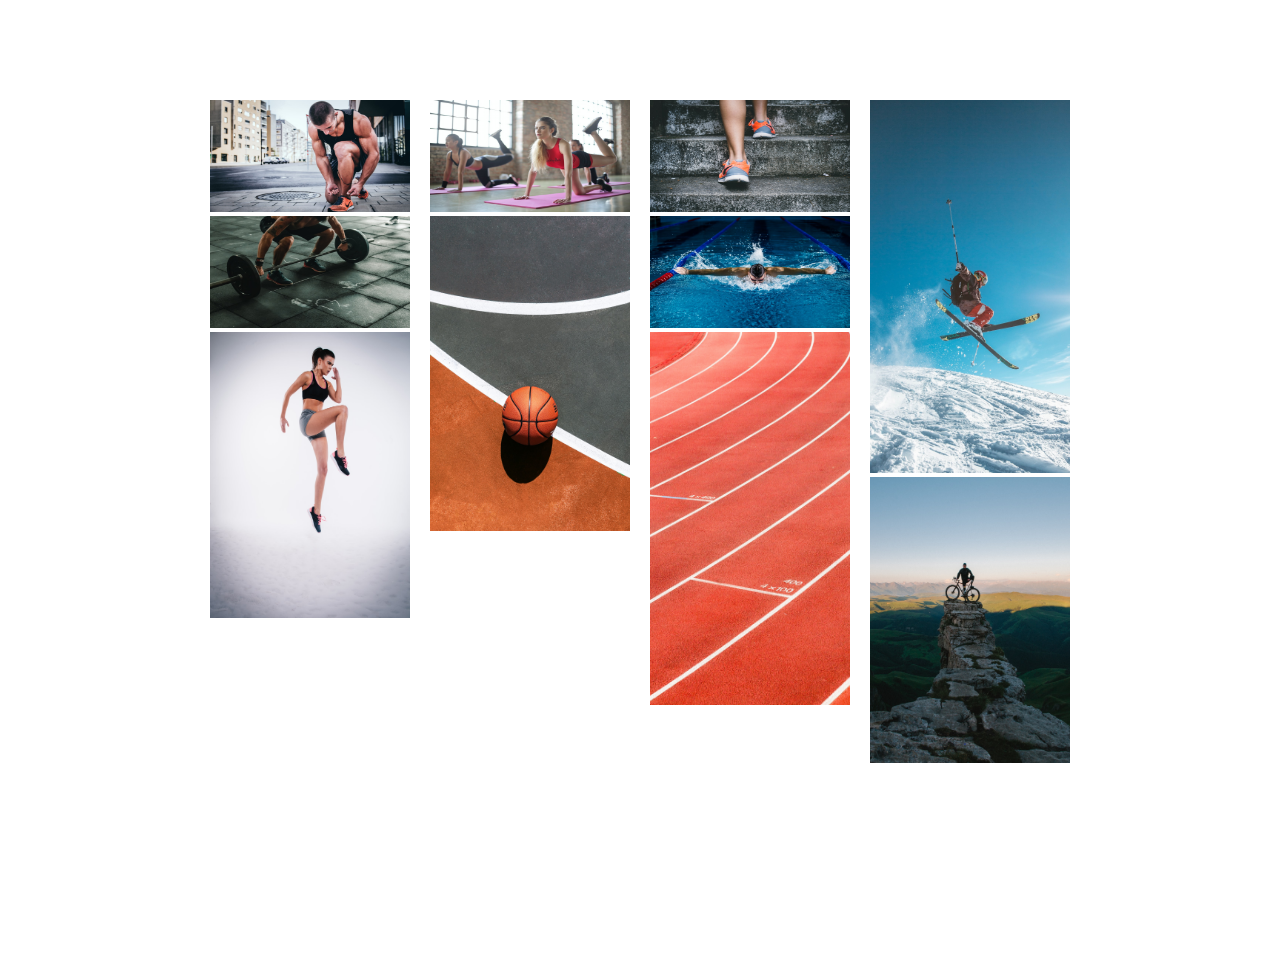
<file: ex01/src/index.html>
<!DOCTYPE html>
<html lang="en">

<head>
  <meta charset="UTF-8">
  <meta http-equiv="X-UA-Compatible" content="IE=edge">
  <meta name="viewport" content="width=device-width, initial-scale=1.0">
  <title>Gallery’s page;</title>
  <link rel="stylesheet" href="../styles/index.css">
</head>

<body>
  
  <div class="gallery__container">
    <div class="gallery">
      <div class="g__item g__item--1">
        <div class="black">
          <h1 class="modal-trigger" data-modal="modal__1">Marathon</h1>
        </div>
        <img src="../images/img1.jpg" class="g__image" alt="Image 1">
      </div>

      <div class="g__item g__item--2">
        <div class="black">
          <h1 class="modal-trigger" data-modal="modal__2">Gymnastics</h1>
        </div>
        <img src="../images/img2.jpg" class="g__image" alt="Image 2">
      </div>

      <div class="g__item g__item--3">
        <div class="black">
          <h1 class="modal-trigger" data-modal="modal__3">Climbing</h1>
        </div>
        <img src="../images/img3.jpg" class="g__image" alt="Image 3">
      </div>


      <div class="g__item g__item--4">
        <div class="black">
          <h1 class="modal-trigger" data-modal="modal__4">Skiing</h1>
        </div>
        <img src="../images/img4.jpg" class="g__image" alt="Image 4">
      </div>
      <div class="g__item g__item--5">
        <div class="black">
          <h1 class="modal-trigger" data-modal="modal__5">Weight Lifting</h1>
        </div>
        <img src="../images/img5.jpg" class="g__image" alt="Image 5">
      </div>
      <div class="g__item g__item--6">
        <div class="black">
          <h1 class="modal-trigger" data-modal="modal__6">Basketball</h1>
        </div>
        <img src="../images/img6.jpg" class="g__image" alt="Image 6">
      </div>
      <div class="g__item g__item--7">
        <div class="black">
          <h1 class="modal-trigger" data-modal="modal__7">Swimming</h1>
        </div>
        <img src="../images/img7.jpg" class="g__image" alt="Image 6">
      </div>
      <div class="g__item g__item--8">
        <div class="black">
          <h1 class="modal-trigger" data-modal="modal__8">Jogging</h1>
        </div>
        <img src="../images/img8.jpg" class="g__image" alt="Image 6">
      </div>
      <div class="g__item g__item--9">
        <div class="black">
          <h1 class="modal-trigger" data-modal="modal__9">Running</h1>
        </div>
        <img src="../images/img9.jpg" class="g__image" alt="Image 6">
      </div>
      <div class="g__item g__item--10">
        <div class="black">
          <h1 class="modal-trigger" data-modal="modal__10">Cycling</h1>
        </div>
        <img src="../images/img10.jpg" class="g__image" alt="Image 6">
      </div>
    </div>
  </div>
  <div class="modal modal__1">
    <div class="modal__transparent-layer modal-close"></div>
    <div class="modal__content">
      <iframe style="overflow:hidden;height:100%;width:100%" height="100%" width="100%" src="image01.html"></iframe>
    </div>
    <span class="close-icon modal-close"></span>
  </div>

  <div class="modal modal__2">
    <div class="modal__transparent-layer modal-close"></div>
    <div class="modal__content">
      <iframe style="overflow:hidden;height:100%;width:100%" height="100%" width="100%" src="image02.html"></iframe>
    </div>
    <span class="close-icon modal-close"></span>
  </div>  
  <div class="modal modal__3">
    <div class="modal__transparent-layer modal-close"></div>
    <div class="modal__content">
      <iframe style="overflow:hidden;height:100%;width:100%" height="100%" width="100%" src="image03.html"></iframe>
    </div>
    <span class="close-icon modal-close"></span>
  </div>
  <div class="modal modal__4">
    <div class="modal__transparent-layer modal-close"></div>
    <div class="modal__content">
      <iframe style="overflow:hidden;height:100%;width:100%" height="100%" width="100%" src="image04.html"></iframe>
    </div>
    <span class="close-icon modal-close"></span>
  </div>
  <div class="modal modal__5">
    <div class="modal__transparent-layer modal-close"></div>
    <div class="modal__content">
      <iframe style="overflow:hidden;height:100%;width:100%" height="100%" width="100%" src="image05.html"></iframe>
    </div>
    <span class="close-icon modal-close"></span>
  </div>
  <div class="modal modal__6">
    <div class="modal__transparent-layer modal-close"></div>
    <div class="modal__content">
      <iframe style="overflow:hidden;height:100%;width:100%" height="100%" width="100%" src="image06.html"></iframe>
    </div>
    <span class="close-icon modal-close"></span>
  </div>
  <div class="modal modal__7">
    <div class="modal__transparent-layer modal-close"></div>
    <div class="modal__content">
      <iframe style="overflow:hidden;height:100%;width:100%" height="100%" width="100%" src="image07.html"></iframe>
    </div>
    <span class="close-icon modal-close"></span>
  </div>
  <div class="modal modal__8">
    <div class="modal__transparent-layer modal-close"></div>
    <div class="modal__content">
      <iframe style="overflow:hidden;height:100%;width:100%" height="100%" width="100%" src="image08.html"></iframe>
    </div>
    <span class="close-icon modal-close"></span>
  </div>
  <div class="modal modal__9">
    <div class="modal__transparent-layer modal-close"></div>
    <div class="modal__content">
      <iframe style="overflow:hidden;height:100%;width:100%" height="100%" width="100%" src="image09.html"></iframe>
    </div>
    <span class="close-icon modal-close"></span>
  </div>
  <div class="modal modal__10">
    <div class="modal__transparent-layer modal-close"></div>
    <div class="modal__content">
      <iframe style="overflow:hidden;height:100%;width:100%" height="100%" width="100%" src="image10.html"></iframe>
    </div>
    <span class="close-icon modal-close"></span>
  </div>

  <script src="../scripts/index.js"></script>
</body>

</html>
</file>
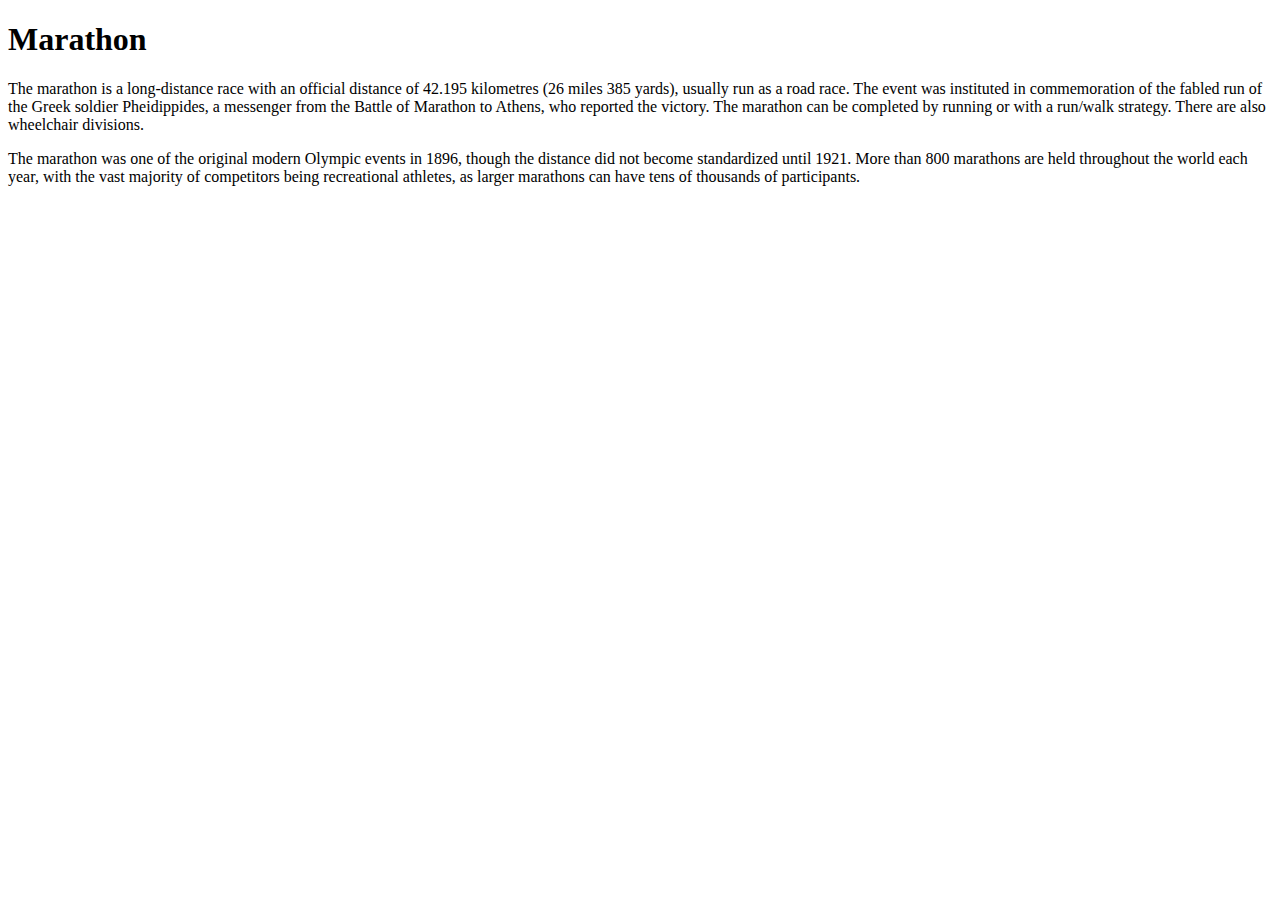
<file: ex01/src/image01.html>
<!DOCTYPE html>
<html lang="en">
<head>
    <meta charset="UTF-8">
    <meta http-equiv="X-UA-Compatible" content="IE=edge">
    <meta name="viewport" content="width=device-width, initial-scale=1.0">
    <title>Marathon</title>
</head>
<body>
    <h1>Marathon</h1>
    <p>The marathon is a long-distance race with an official distance of 42.195 kilometres (26 miles 385 yards), usually run as a road race. The event was instituted in commemoration of the fabled run of the Greek soldier Pheidippides, a messenger from the Battle of Marathon to Athens, who reported the victory. The marathon can be completed by running or with a run/walk strategy. There are also wheelchair divisions.</p>
    <p>The marathon was one of the original modern Olympic events in 1896, though the distance did not become standardized until 1921. More than 800 marathons are held throughout the world each year, with the vast majority of competitors being recreational athletes, as larger marathons can have tens of thousands of participants.</p>
</body>
</html>
</file>
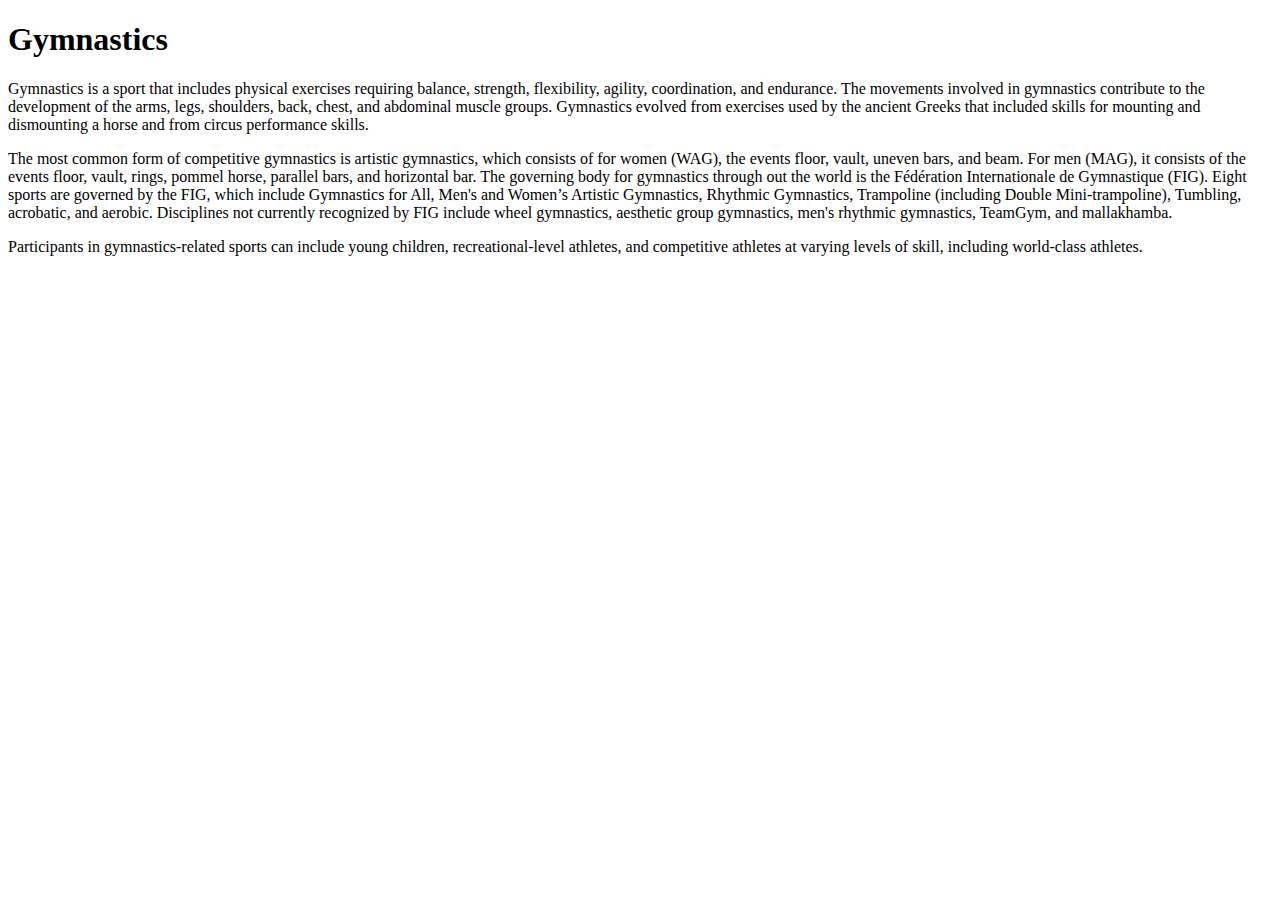
<file: ex01/src/image02.html>
<!DOCTYPE html>
<html lang="en">
<head>
    <meta charset="UTF-8">
    <meta http-equiv="X-UA-Compatible" content="IE=edge">
    <meta name="viewport" content="width=device-width, initial-scale=1.0">
    <title>Gymnastics</title>
</head>
<body>
    <h1>Gymnastics</h1>
    <p>Gymnastics is a sport that includes physical exercises requiring balance, strength, flexibility, agility, coordination, and endurance. The movements involved in gymnastics contribute to the development of the arms, legs, shoulders, back, chest, and abdominal muscle groups. Gymnastics evolved from exercises used by the ancient Greeks that included skills for mounting and dismounting a horse and from circus performance skills.</p>
    <p>The most common form of competitive gymnastics is artistic gymnastics, which consists of for women (WAG), the events floor, vault, uneven bars, and beam. For men (MAG), it consists of the events floor, vault, rings, pommel horse, parallel bars, and horizontal bar. The governing body for gymnastics through out the world is the Fédération Internationale de Gymnastique (FIG). Eight sports are governed by the FIG, which include Gymnastics for All, Men's and Women’s Artistic Gymnastics, Rhythmic Gymnastics, Trampoline (including Double Mini-trampoline), Tumbling, acrobatic, and aerobic. Disciplines not currently recognized by FIG include wheel gymnastics, aesthetic group gymnastics, men's rhythmic gymnastics, TeamGym, and mallakhamba.</p>
    <p>
        Participants in gymnastics-related sports can include young children, recreational-level athletes, and competitive athletes at varying levels of skill, including world-class athletes.
    </p>
</body>
</html>
</file>
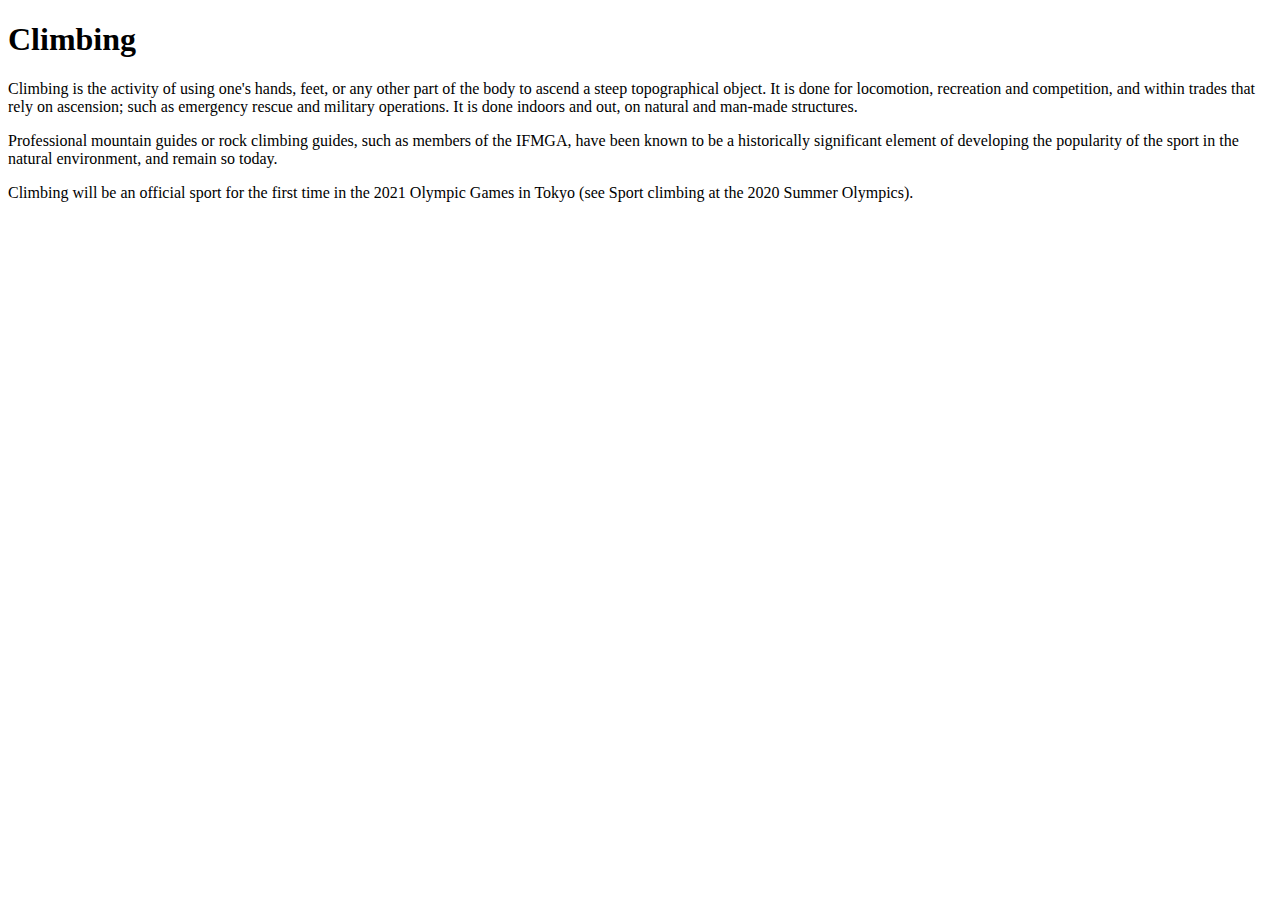
<file: ex01/src/image03.html>
<!DOCTYPE html>
<html lang="en">
<head>
    <meta charset="UTF-8">
    <meta http-equiv="X-UA-Compatible" content="IE=edge">
    <meta name="viewport" content="width=device-width, initial-scale=1.0">
    <title>Climbing</title>
</head>
<body>
    <h1>Climbing</h1>
    <p>Climbing is the activity of using one's hands, feet, or any other part of the body to 
    ascend a steep topographical object. It is done for locomotion, recreation and competition, 
    and within trades that rely on ascension; such as emergency rescue and military operations. 
    It is done indoors and out, on natural and man-made structures.</p>
    <p>Professional mountain guides or rock climbing guides, such as members of the IFMGA, have been 
    known to be a historically significant element of developing the popularity of the sport in the 
    natural environment, and remain so today.</p>
    <p>Climbing will be an official sport for the first time in the 2021 Olympic 
    Games in Tokyo (see Sport climbing at the 2020 Summer Olympics).</p>
    
</body>
</html>
</file>
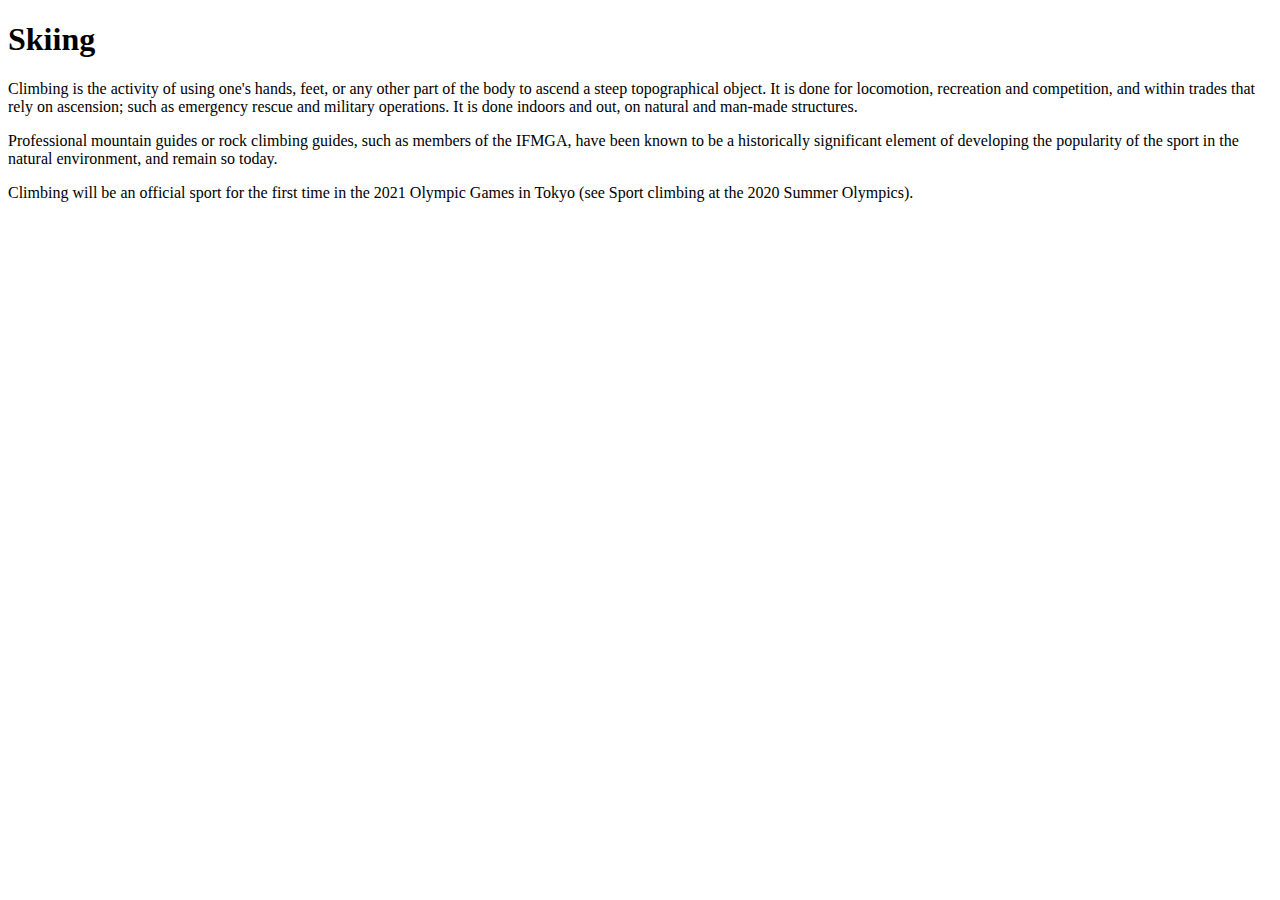
<file: ex01/src/image04.html>
<!DOCTYPE html>
<html lang="en">
<head>
    <meta charset="UTF-8">
    <meta http-equiv="X-UA-Compatible" content="IE=edge">
    <meta name="viewport" content="width=device-width, initial-scale=1.0">
    <title>Skiing</title>
</head>
<body>
    <h1>Skiing</h1>
    <p>Climbing is the activity of using one's hands, feet, or any other part of the body to ascend a steep 
    topographical object. It is done for locomotion, recreation and competition, 
    and within trades that rely on ascension; such as emergency rescue and military 
    operations. It is done indoors and out, on natural and man-made structures.</p>
    <p>Professional mountain guides or rock climbing guides, such as members of the IFMGA, have been 
    known to be a historically significant element of developing the popularity of the sport in the 
    natural environment, and remain so today.</p>
    <p>Climbing will be an official sport for the first time in the 2021 Olympic 
    Games in Tokyo (see Sport climbing at the 2020 Summer Olympics).</p>
</body>
</html>
</file>
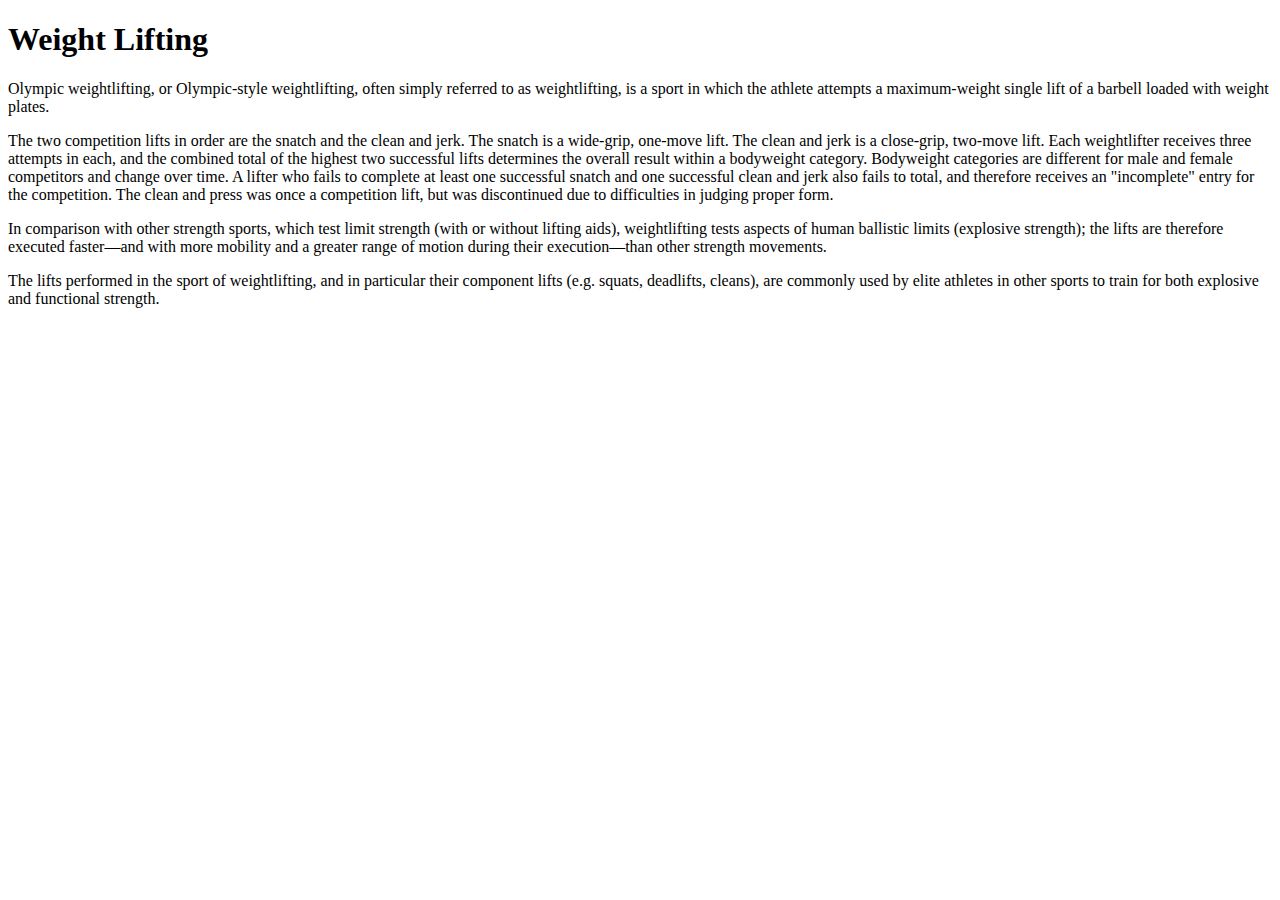
<file: ex01/src/image05.html>
<!DOCTYPE html>
<html lang="en">
<head>
    <meta charset="UTF-8">
    <meta http-equiv="X-UA-Compatible" content="IE=edge">
    <meta name="viewport" content="width=device-width, initial-scale=1.0">
    <title>Weight Lifting</title>
</head>
<body>
    <h1>Weight Lifting</h1>
    <p>Olympic weightlifting, or Olympic-style weightlifting, often simply referred to as weightlifting,
    is a sport in which the athlete attempts a maximum-weight single lift of a barbell loaded with weight plates.</p>
    <p>The two competition lifts in order are the snatch and the clean and jerk. The snatch is a wide-grip, one-move lift. 
    The clean and jerk is a close-grip, two-move lift. Each weightlifter receives three attempts in each, and the combined 
    total of the highest two successful lifts determines the overall result within a bodyweight category. Bodyweight categories 
    are different for male and female competitors and change over time. A lifter who fails to complete at least one successful snatch and one
    successful clean and jerk also fails to total, and therefore receives an "incomplete" entry for the competition.
    The clean and press was once a competition lift, but was discontinued due to difficulties in judging proper form.</p>
    <p>In comparison with other strength sports, which test limit strength (with or without lifting aids), 
    weightlifting tests aspects of human ballistic limits (explosive strength); the lifts are therefore
    executed faster—and with more mobility and a greater range of motion during their execution—than
    other strength movements.</p>
    <p>The lifts performed in the sport of weightlifting, and in particular their component lifts 
    (e.g. squats, deadlifts, cleans), are commonly used by elite athletes in other sports to 
    train for both explosive and functional strength.</p>
    
</body>
</html>
</file>
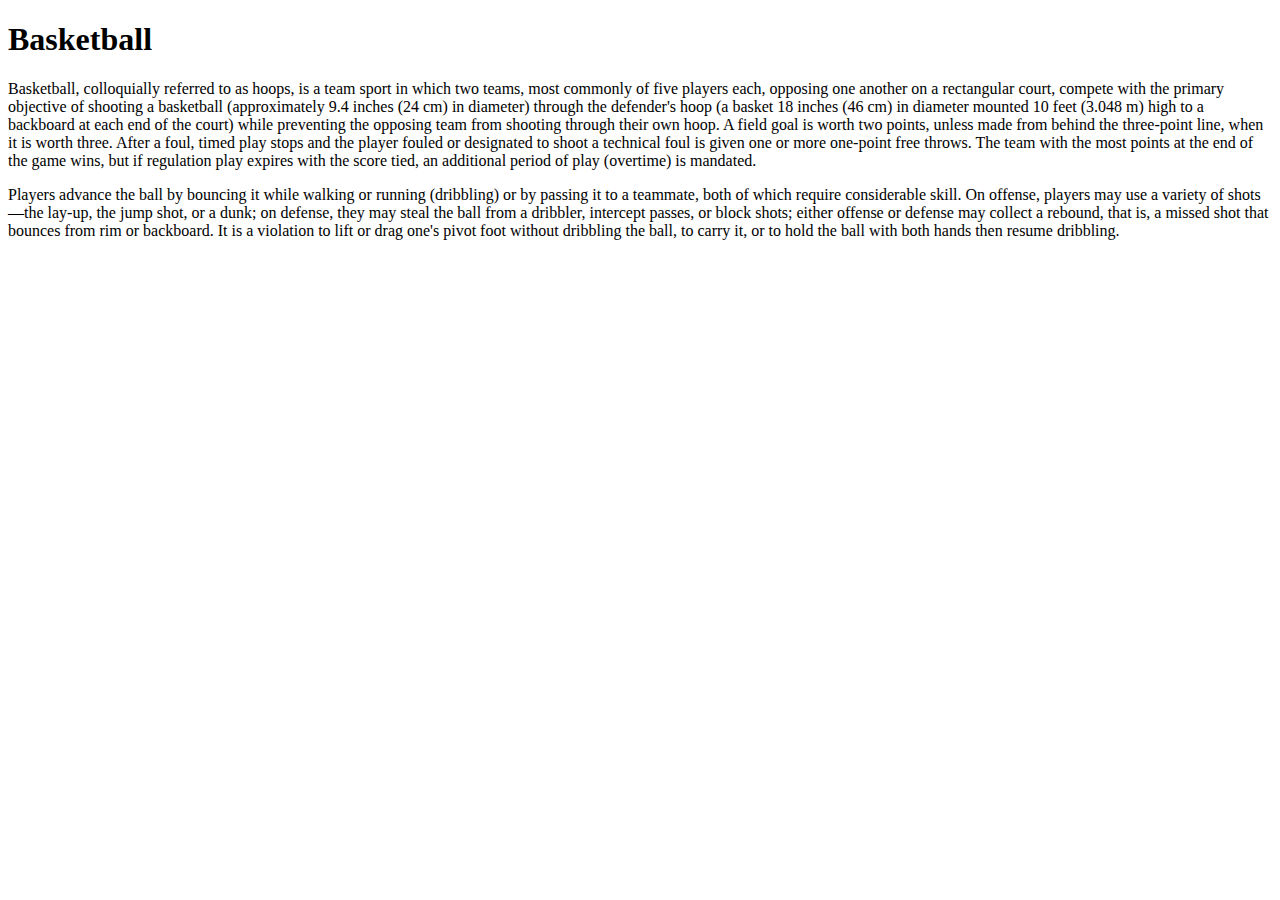
<file: ex01/src/image06.html>
<!DOCTYPE html>
<html lang="en">
<head>
    <meta charset="UTF-8">
    <meta http-equiv="X-UA-Compatible" content="IE=edge">
    <meta name="viewport" content="width=device-width, initial-scale=1.0">
    <title>Climbing</title>
</head>
<body>
    <h1>Basketball</h1>
    <p>Basketball, colloquially referred to as hoops, is a team sport in which two teams, most commonly of 
    five players each, opposing one another on a rectangular court, compete with the primary objective 
    of shooting a basketball (approximately 9.4 inches (24 cm) in diameter) through the defender's hoop 
    (a basket 18 inches (46 cm) in diameter mounted 10 feet (3.048 m) 
    high to a backboard at each end of the court) while preventing the 
    opposing team from shooting through their own hoop. A field goal is worth two points,
    unless made from behind the three-point line, when it is worth three. After a foul, 
    timed play stops and the player fouled or designated to shoot a technical foul is 
    given one or more one-point free throws. The team with the most points at the end of 
    the game wins, but if regulation play expires with the score tied, an additional period 
    of play (overtime) is mandated.</p>
    <p>Players advance the ball by bouncing it while walking or running (dribbling) or by passing it to a 
    teammate, both of which require considerable skill. On offense, players may use a variety of 
    shots—the lay-up, the jump shot, or a dunk; on defense, they may steal the ball from a dribbler, 
    intercept passes, or block shots; either offense or defense may collect a rebound, that is, a 
    missed shot that bounces from rim or backboard. It is a violation to lift or drag one's pivot 
    foot without dribbling the ball, to carry it, or to hold the ball with both hands then resume dribbling.</p>
    
</body>
</html>
</file>
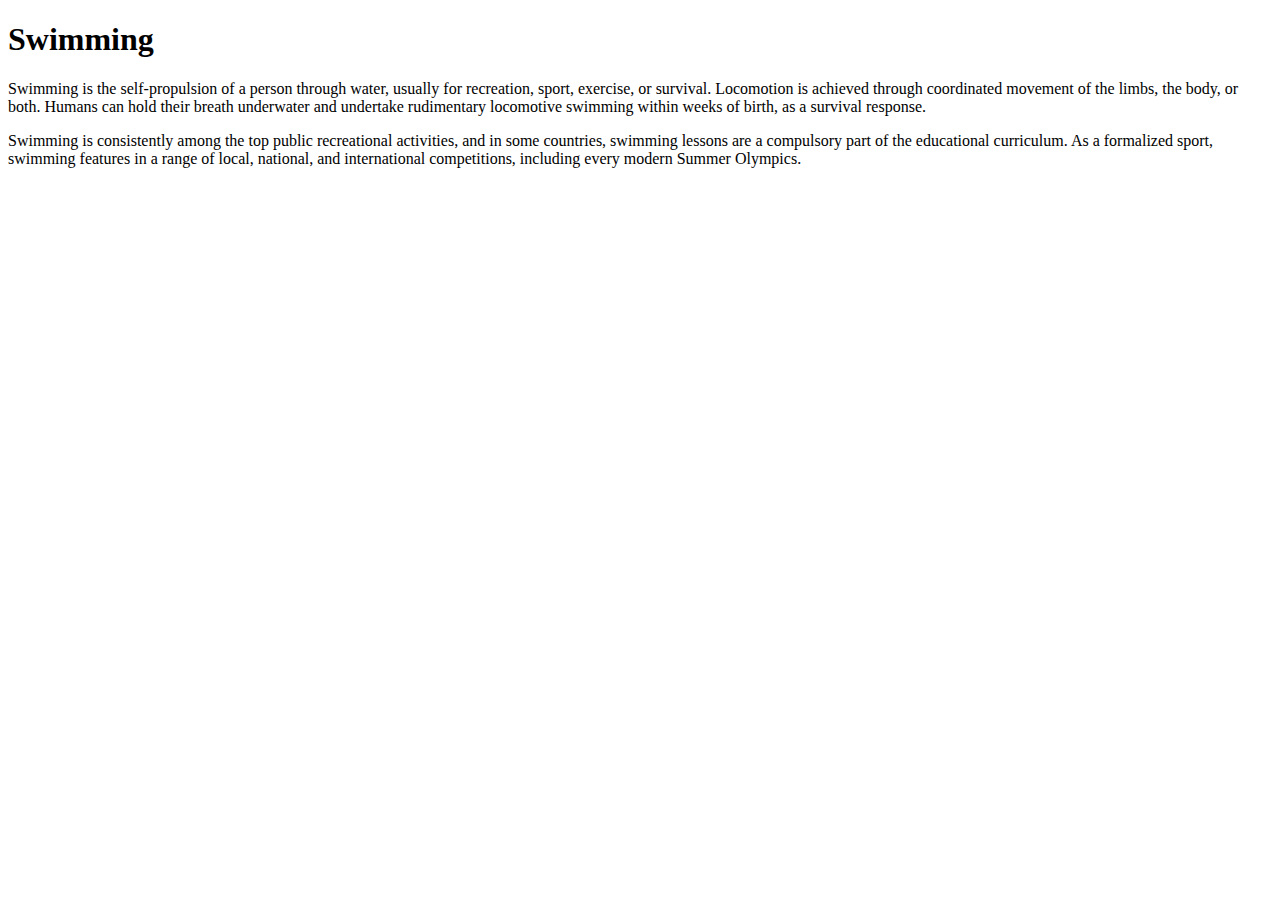
<file: ex01/src/image07.html>
<!DOCTYPE html>
<html lang="en">
<head>
    <meta charset="UTF-8">
    <meta http-equiv="X-UA-Compatible" content="IE=edge">
    <meta name="viewport" content="width=device-width, initial-scale=1.0">
    <title>Swimming</title>
</head>
<body>
    <h1>Swimming</h1>
    <p>Swimming is the self-propulsion of a person through water, usually 
    for recreation, sport, exercise, or survival. Locomotion is achieved 
    through coordinated movement of the limbs, the body, or both. Humans 
    can hold their breath underwater and undertake rudimentary locomotive 
    swimming within weeks of birth, as a survival response.</p>
    <p>Swimming is consistently among the top public recreational activities, and in some countries, 
    swimming lessons are a compulsory part of the educational curriculum. As a 
    formalized sport, swimming features in a range of local, national, and international 
    competitions, including every modern Summer Olympics.</p>
</body>
</html>
</file>
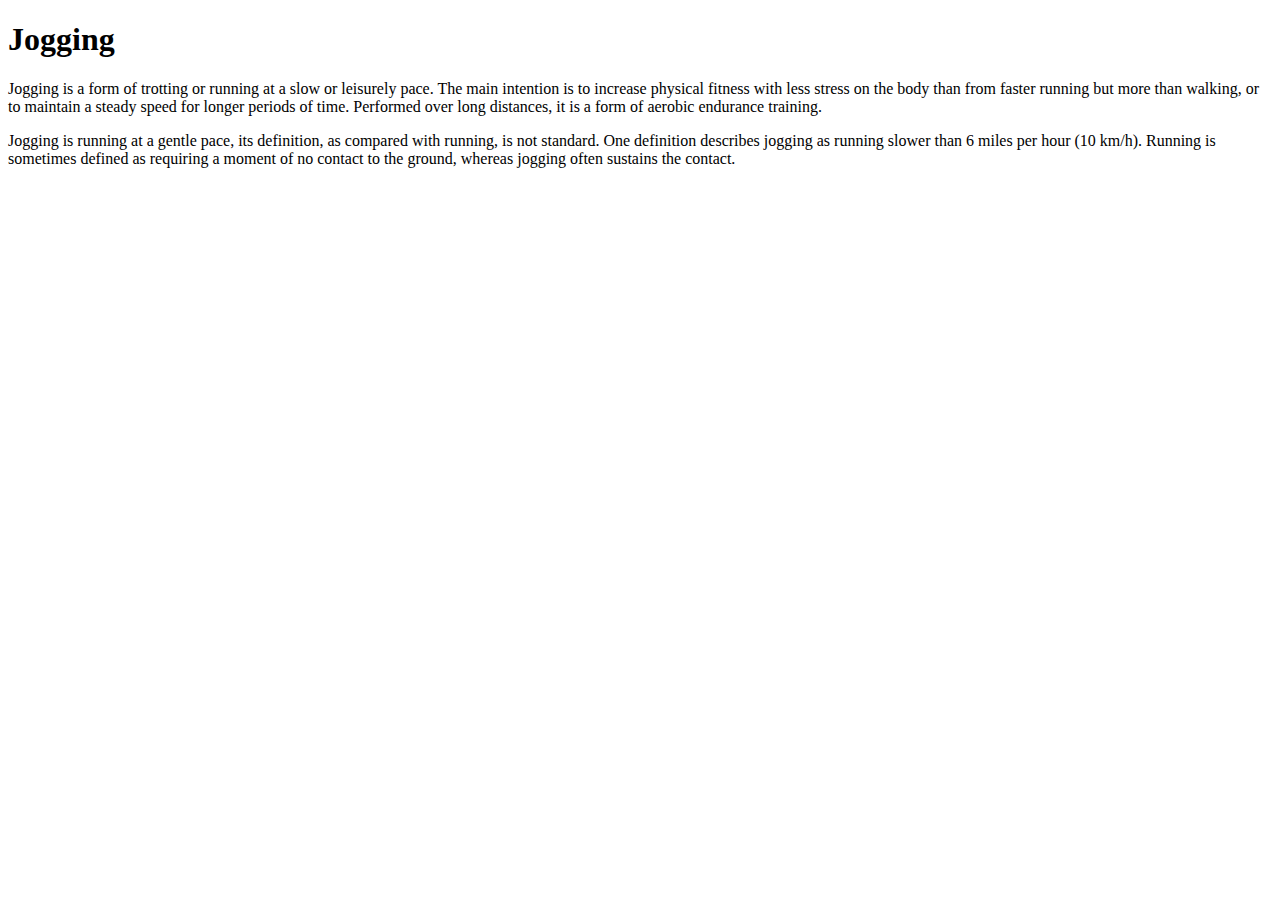
<file: ex01/src/image08.html>
<!DOCTYPE html>
<html lang="en">
<head>
    <meta charset="UTF-8">
    <meta http-equiv="X-UA-Compatible" content="IE=edge">
    <meta name="viewport" content="width=device-width, initial-scale=1.0">
    <title>Jogging</title>
</head>
<body>
    <h1>Jogging</h1>
    <p>Jogging is a form of trotting or running at a slow or leisurely pace. 
    The main intention is to increase physical fitness with less stress on 
    the body than from faster running but more than walking, or to maintain a 
    steady speed for longer periods of time. Performed over long distances, 
    it is a form of aerobic endurance training.</p>
    <p>Jogging is running at a gentle pace, its definition, as compared with running, is not standard. 
    One definition describes jogging as running slower than 6 miles per hour (10 km/h). 
    Running is sometimes defined as requiring a moment of no contact to the ground, 
    whereas jogging often sustains the contact.</p>   
</body>
</html>
</file>
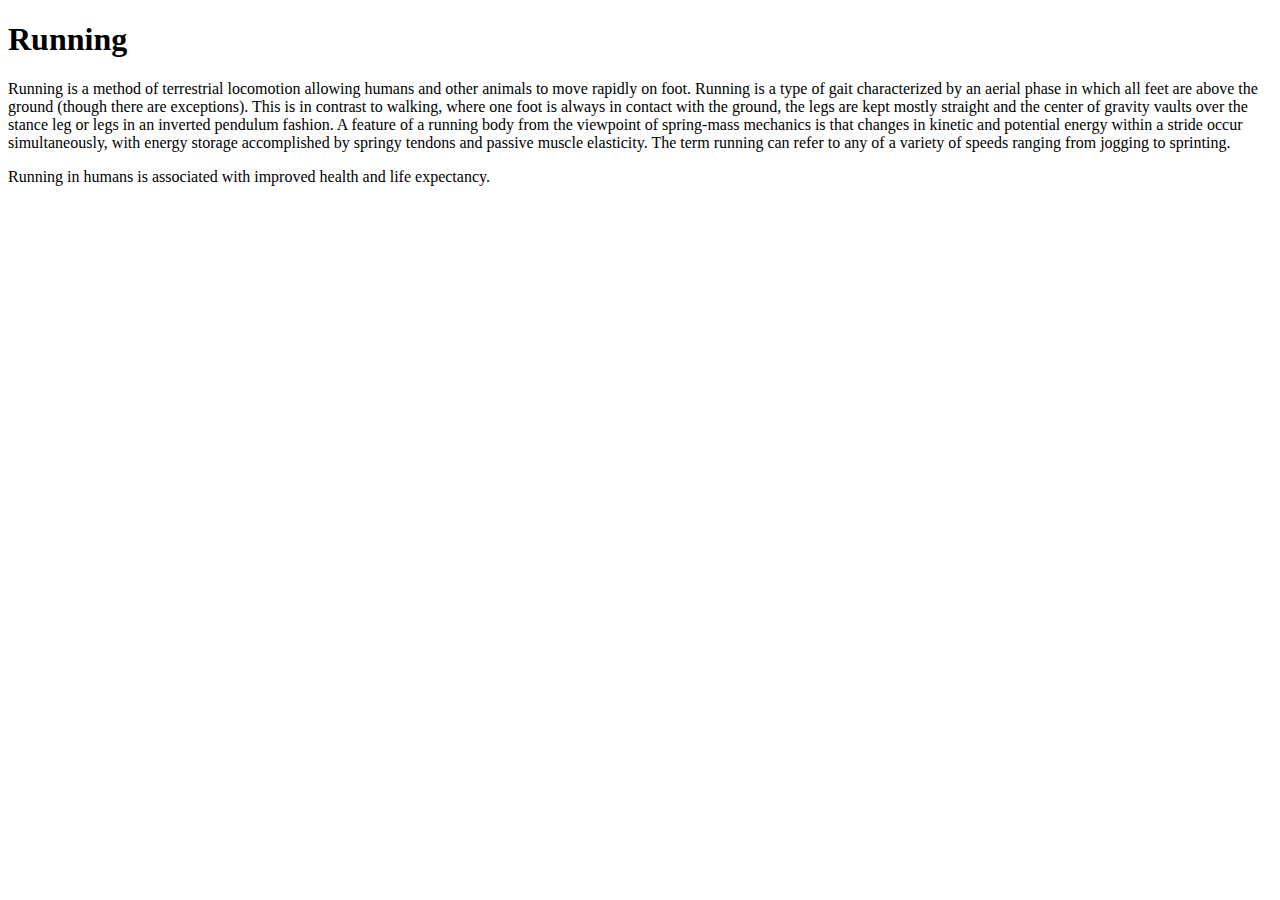
<file: ex01/src/image09.html>
<!DOCTYPE html>
<html lang="en">
<head>
    <meta charset="UTF-8">
    <meta http-equiv="X-UA-Compatible" content="IE=edge">
    <meta name="viewport" content="width=device-width, initial-scale=1.0">
    <title>Running</title>
</head>
<body>
    <h1>Running</h1>
    <p>Running is a method of terrestrial locomotion allowing humans and other animals to 
    move rapidly on foot. Running is a type of gait characterized by an aerial phase in 
    which all feet are above the ground (though there are exceptions). 
    This is in contrast to walking, where one foot is always in contact with the ground, 
    the legs are kept mostly straight and the center of gravity vaults over the stance 
    leg or legs in an inverted pendulum fashion. A feature of a running body from the 
    viewpoint of spring-mass mechanics is that changes in kinetic and potential energy 
    within a stride occur simultaneously, with energy storage accomplished by springy 
    tendons and passive muscle elasticity. The term running can refer to any of a variety 
    of speeds ranging from jogging to sprinting.</p>
    <p>Running in humans is associated with improved health and life expectancy.</p>   
</body>
</html>
</file>
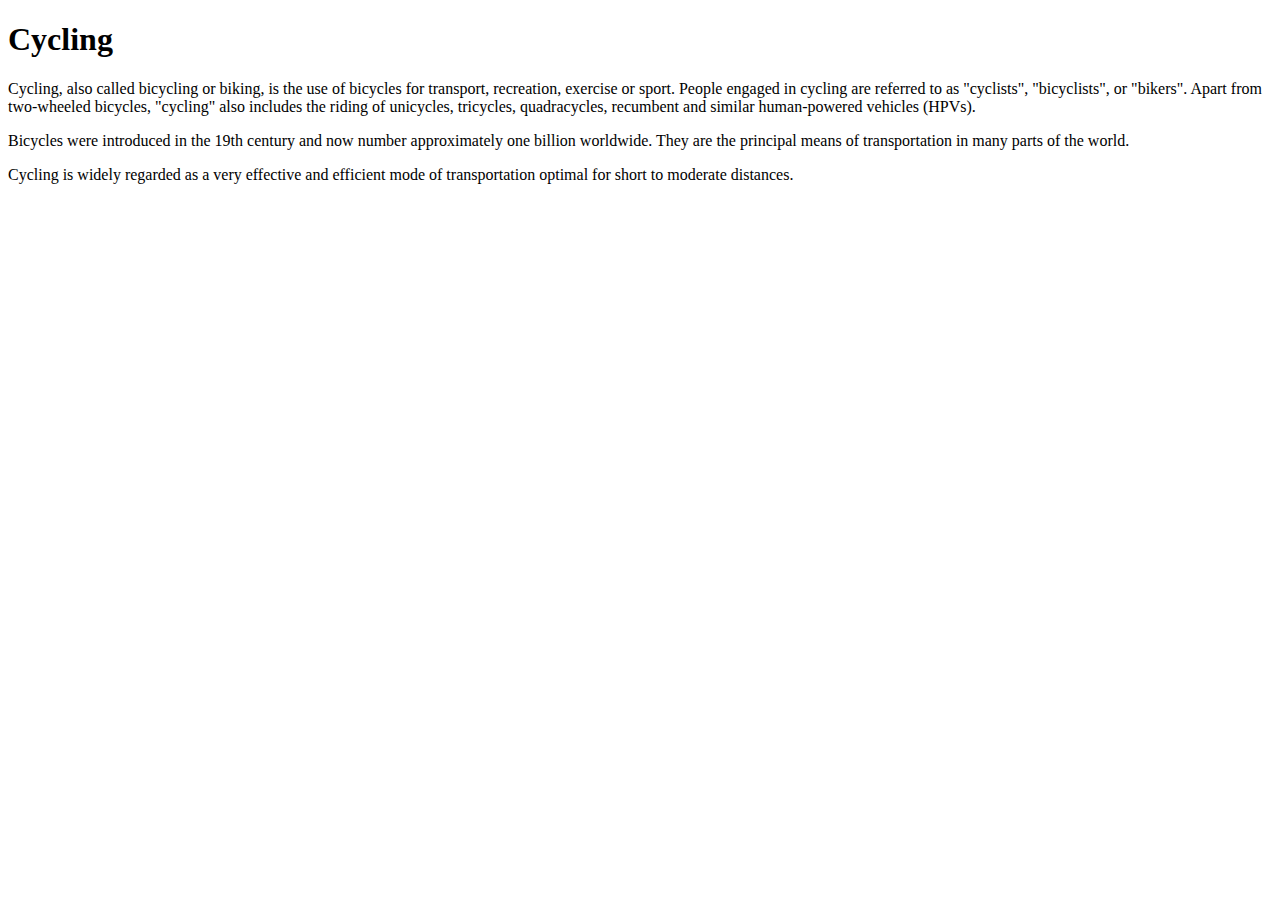
<file: ex01/src/image10.html>
<!DOCTYPE html>
<html lang="en">
<head>
    <meta charset="UTF-8">
    <meta http-equiv="X-UA-Compatible" content="IE=edge">
    <meta name="viewport" content="width=device-width, initial-scale=1.0">
    <title>Climbing</title>
</head>
<body>
    <h1>Cycling</h1>
    <p>Cycling, also called bicycling or biking, is the use of bicycles for transport, recreation, exercise or sport. 
    People engaged in cycling are referred to as "cyclists", "bicyclists", or "bikers". 
    Apart from two-wheeled bicycles, "cycling" also includes the riding of unicycles, tricycles, quadracycles, 
    recumbent and similar human-powered vehicles (HPVs).</p>
    <p>Bicycles were introduced in the 19th century and now number approximately one billion worldwide. 
    They are the principal means of transportation in many parts of the world.</p>
    <p>Cycling is widely regarded as a very effective and efficient mode of transportation optimal for short to 
    moderate distances.</p> 
</body>
</html>
</file>
<file: ex01/styles/index.css>
* {
  padding: 0;
  margin: 0;
  box-sizing: border-box;
}

body {
  padding-top: 100px;
}


.gallery__container {
  width: 860px;
  margin: 0 auto;
}

.gallery {
  display: grid;
  grid-template-columns: 200px 200px 200px 200px;
  grid-template-rows: repeat(30, 25px);
  row-gap: 4px;
  column-gap: 20px;
}

.g__image {
  width: 100%;
  height: 100%;
  display: block;
}
.g__item {
  position: relative;
  overflow: hidden;
}

.black {
  background: #000;
  position: absolute;
  width: 100%;
  height: 100%;
  opacity: 0;
  text-align: center;
  display: flex;
  text-align: center;
  vertical-align: bottom;
  transition: 0.2s ease-in-out;
}
.black h1 {
  color: #fff;
  font-family: Arial;
  align-self: flex-end;
  width: 100%;
  font-weight: 200;
}
.g__item:hover .black {
  opacity: 0.5;
}

.g__item--1 {
  grid-column-start: 1;
  grid-column-end: 1;
  grid-row-start: 1;
  grid-row-end: 5;

}

.g__item--2 {
  grid-column-start: 2;
  grid-column-end: 2;
  grid-row-start: 1;
  grid-row-end: 5;

}

.g__item--3 {
  grid-column-start: 3;
  grid-column-end: 3;
  grid-row-start: 1;
  grid-row-end: 5;

}

.g__item--4 {
  grid-column-start: 4;
  grid-column-end: 4;
  grid-row-start: 1;
  grid-row-end: 14;

}

.g__item--5 {
  grid-column-start: 1;
  grid-column-end: 1;
  grid-row-start: 5;
  grid-row-end: 9;

}

.g__item--6 {
  grid-column-start: 2;
  grid-column-end: 2;
  grid-row-start: 5;
  grid-row-end: 16;

}

.g__item--7 {
  grid-column-start: 3;
  grid-column-end: 3;
  grid-row-start: 5;
  grid-row-end: 9;
}

.g__item--8 {
  grid-column-start: 1;
  grid-column-end: 1;
  grid-row-start: 9;
  grid-row-end: 19;
}

.g__item--9 {
  grid-column-start: 3;
  grid-column-end: 3;
  grid-row-start: 9;
  grid-row-end: 22;
}

.g__item--10 {
  grid-column-start: 4;
  grid-column-end: 4;
  grid-row-start: 14;
  grid-row-end: 24;
}
.modal {
  position: absolute;
  top: 0;
  left: 0;
  background: rgba(255, 255, 255, 0.753);
  opacity: 0;
  z-index: -10;
  width: 100%;
  height: 100vh;
  display: flex;
  justify-content: center;
  align-items: center;
  transition: opacity .3s ease-in-out, z-index 0s .5s ease-in-out;
}

.modal--is-open {
  z-index: 100;
  opacity: 1;
  transition: opacity .5s ease-in-out;
}

/* Transparent Layer */


.modal__transparent-layer {
  position: absolute;
  top: 0;
  left: 0;
  z-index: 10;
  opacity: 0;
  width: 100%;
  height: 100%;    
}

/* Modal Content */


.modal__content {
  position: relative;
  max-width: 960px;
  width: 90%;
  background: #fff;
  border: 1px solid #212121;
  z-index: 13;
  height: 60%;
}

/* Close Icon */

.close-icon {
  position: absolute;
  right: 15px;
  top: 15px;
  z-index: 13;
}

button {
  background-color: black;
  border: 0;
  color: #fff;
  border-radius: 5px;
  padding: 10px 25px;
}
</file>
